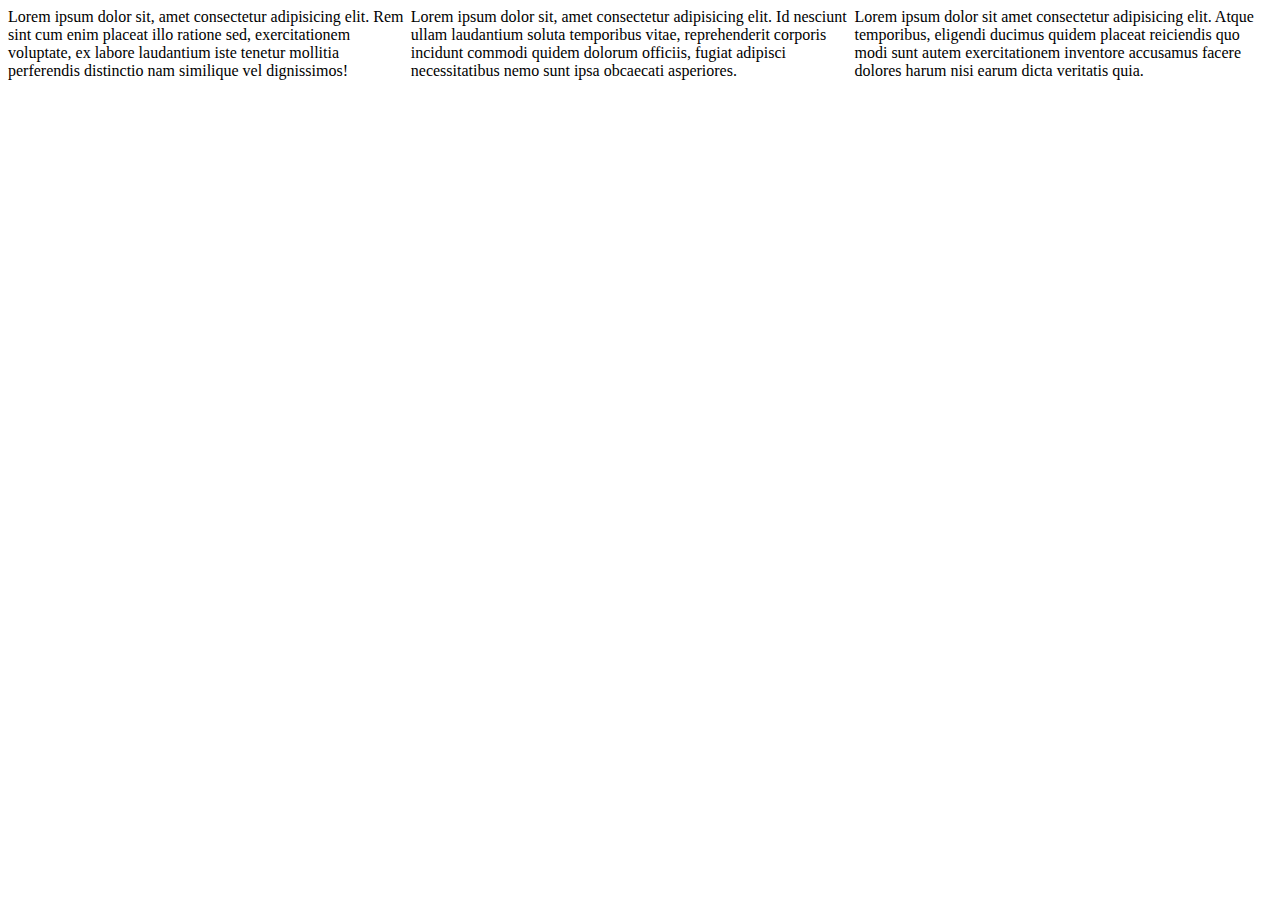
<file: Section1/index.html>
<!DOCTYPE html>
<html lang="en">

<head>
    <meta charset="UTF-8">
    <meta name="viewport" content="width=device-width, initial-scale=1.0">
    <title>Document</title>
    <link rel="stylesheet" href="style.css">
</head>


<body>

    <!-- <h1>this is heading 1</h1>
    <a href="#" target="_blank">click me</a>
    <p>Lorem ipsum dolor sit amet consectetur adipisicing elit. Et voluptatibus quas nemo maxime voluptate facere magnam dicta dolorem rem similique nulla praesentium quo ut dolores, inventore fuga consequuntur. Earum, non.</p> -->

    <!-- <div class="parent">
        <div class="first-child">
            <div class="second-child">
                Lorem ipsum dolor sit amet consectetur adipisicing elit. Eveniet omnis doloribus commodi, facilis error perferendis fugit aut numquam corporis eaque, excepturi iusto quod a neque voluptates, dolor molestias rerum amet?
            </div>
        </div>
    </div> -->

    <div class="parent">

        <div class="child1">Lorem ipsum dolor sit, amet consectetur adipisicing elit. Rem sint cum enim placeat illo ratione sed, exercitationem voluptate, ex labore laudantium iste tenetur mollitia perferendis distinctio nam similique vel dignissimos!</div>
        <div class="child2">Lorem ipsum dolor sit, amet consectetur adipisicing elit. Id nesciunt ullam laudantium soluta temporibus vitae, reprehenderit corporis incidunt commodi quidem dolorum officiis, fugiat adipisci necessitatibus nemo sunt ipsa obcaecati asperiores.</div>
        <div class="child3">Lorem ipsum dolor sit amet consectetur adipisicing elit. Atque temporibus, eligendi ducimus quidem placeat reiciendis quo modi sunt autem exercitationem inventore accusamus facere dolores harum nisi earum dicta veritatis quia.</div>


    </div>



</body>
<script src="./index.js"></script>

</html>
</file>
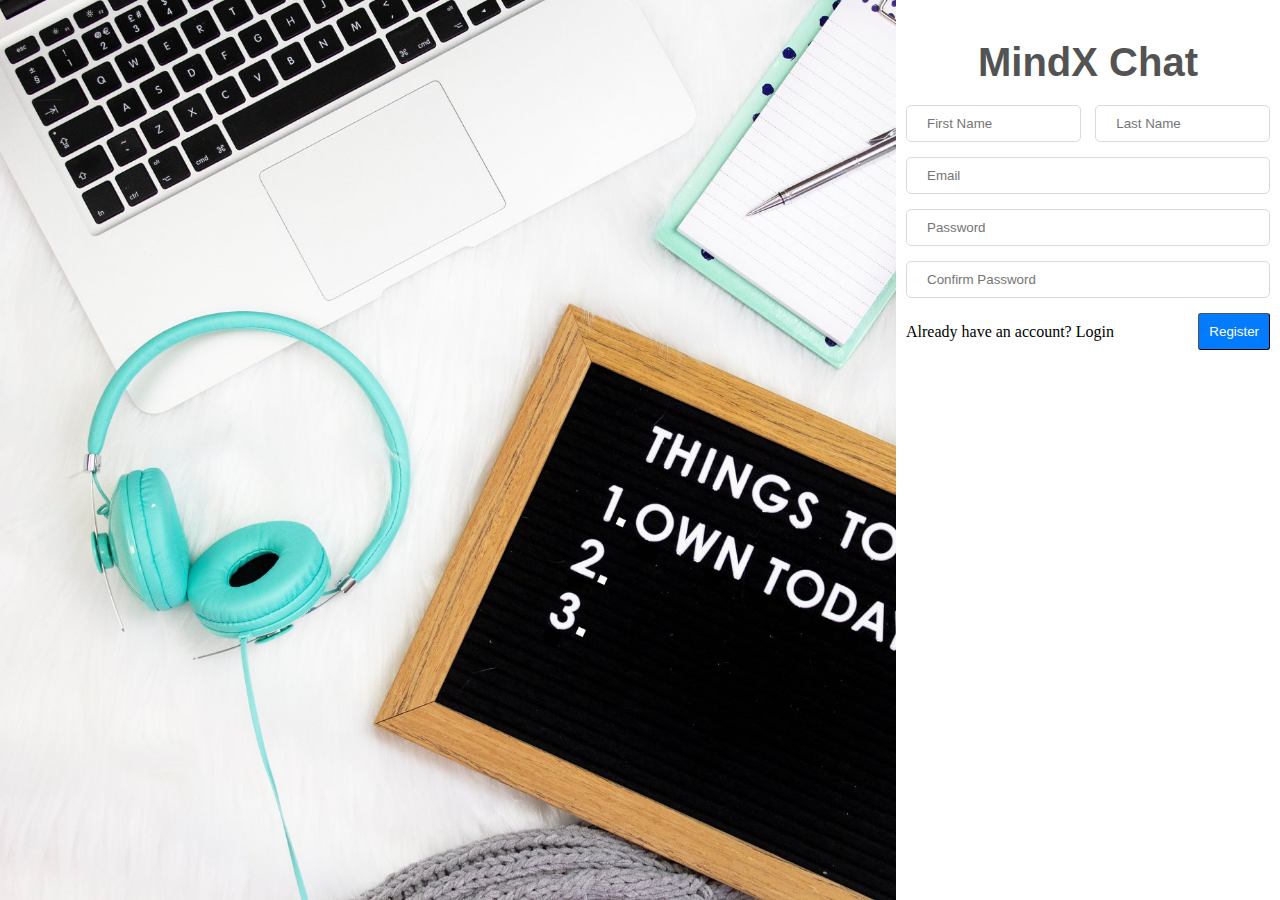
<file: Chat-App/temp.html>
<!DOCTYPE html>
<html lang="en">

<head>
    <meta charset="UTF-8">
    <meta name="viewport" content="width=device-width, initial-scale=1.0">
    <title>Document</title>
    <link rel="stylesheet" href="CSS/style.css">
    <link rel="stylesheet" href="CSS/register.css">
    <link rel="stylesheet" href="CSS/login.css">
    <link rel="stylesheet" href="CSS/chat.css">
    <link rel="stylesheet" href="https://use.fontawesome.com/releases/v5.6.3/css/all.css">

</head>

<body>
    <div class="register-container">
        <form id="register-form">
            <div class="register-header">MindX Chat</div>
            <div class="name-wrapper">
                <div class="input-wrapper">
                    <input type="text" placeholder="First Name" name="firstName">
                    <div class="error" id="first-name-error"></div>
                </div>
                <div class="input-wrapper">
                    <input type="text" placeholder="Last Name" name="lastName">
                    <div class="error" id="last-name-error"></div>
                </div>
            </div>

            <div class="input-wrapper">
                <input type="email" placeholder="Email" name="email">
                <div class="error" id="email-error"></div>
            </div>
            <div class="input-wrapper">
                <input type="password" placeholder="Password" name="password">
                <div class="error" id="password-error"></div>
            </div>
            <div class="input-wrapper">
                <input type="password" placeholder="Confirm Password" name="confirmPassword">
                <div class="error" id="confirm-password-error"></div>
            </div>
            <div class="form-action">
                <div>Already have an account? <span id="redirect-login" class="cursor-pointer">Login</span></div>
                <button class="btn cursor-pointer" type="submit">Register</button>
            </div>
        </form>
    </div>
</body>

</html>
</file>
<file: Section1/style.css>
*body {
    font-style: italic;
}

.parent {
    display: flex;
    justify-content: space-around;
}
</file>
<file: Chat-App/CSS/style.css>
* {
    margin: 0;
    padding: 0;
    box-sizing: border-box;
}

.input-wrapper input {
    padding: 10px 20px;
    border: 1px solid #dbdbdb;
    border-radius: 5px;
    width: 100%;
    outline: none;
}

.input-wrapper {
    margin-bottom: 15px;
}

.btn {
    padding: 10px;
    background: #037BFE;
    color: #fff;
    border-radius: 3px;
    border-width: 1px;
}

.cursor-pointer {
    cursor: pointer;
}

.error {
    color: red;
}

.btn-bg-light {
    background: transparent;
    color: #333;
}

.mt-1 {
    margin-top: 1rem !important;
}
</file>
<file: Chat-App/CSS/register.css>
.register-container {
    height: 100vh;
    background-image: url(../IMG/117772092_2925610190993967_7322240748640119353_o.jpg);
    background-size: cover;
    display: flex;
    justify-content: flex-end;
}

.register-container #register-form {
    height: 100vh;
    background-color: #fff;
    width: 30%;
    padding: 40px 10px;
}

.register-container .register-header {
    font-size: 40px;
    color: #535353;
    text-align: center;
    font-weight: 600;
    font-family: sans-serif;
    margin-bottom: 20px;
}

.name-wrapper,
.form-action {
    display: flex;
    justify-content: space-between;
}

.form-action {
    align-items: center;
}

.name-wrapper .input-wrapper {
    width: 48%;
}

@media screen and (max-width:768px) {
    .register-container #register-form {
        width: 100%;
    }
}
</file>
<file: Chat-App/CSS/login.css>
.login-container {
    height: 100vh;
    background-image: url(../IMG/117445513_2925610227660630_2601144072236250834_o.jpg);
    background-size: cover;
    display: flex;
    justify-content: flex-end;
}

.login-container #login-form {
    height: 100vh;
    background-color: #fff;
    width: 30%;
    padding: 40px 10px;
}

.login-container .login-header {
    font-size: 40px;
    color: #535353;
    text-align: center;
    font-weight: 600;
    font-family: sans-serif;
    margin-bottom: 20px;
}

.name-wrapper,
.form-action {
    display: flex;
    justify-content: space-between;
}

.form-action {
    align-items: center;
}

@media screen and (max-width:768px) {
    .login-container #login-form {
        width: 100%;
    }
}
</file>
<file: Chat-App/CSS/chat.css>
.header {
    background-color: #007cfd;
    text-align: center;
    height: 64px;
    font-size: 30px;
    line-height: 64px;
    color: #fff;
}

.chat-container .conversation-title {
    text-align: center;
    height: 64px;
    font-size: 24px;
    line-height: 64px;
    border-bottom: 1px solid #dbdbdb;
}

.chat-container {
    height: 100vh;
}

.chat-container .main {
    height: calc(100vh - 64px);
    display: flex;
}

.chat-container .conversation-detail {
    height: 100%;
    display: flex;
    flex-direction: column;
    width: 70%;
}

.chat-container .list-messages {
    flex-grow: 1;
}

.chat-container #send-message-form {
    position: relative;
}

#send-message-form button {
    position: absolute;
    right: 0;
    top: 25px;
    border: none;
    background: transparent;
    color: #007cfd;
    font-size: 1.5rem;
    padding-right: 25px;
}

#send-message-form .input-wrapper {
    margin: 0;
}

#send-message-form .input-wrapper input {
    padding: 22px 20px;
    border-left: none;
}

.list-messages .message .content {
    width: max-content;
    padding: 4px 8px;
    border-radius: 4px;
    max-width: 45%;
    word-break: break-all;
}

.list-messages .message.mine .content {
    background-color: #007cfd;
    color: #dbdbdb;
    margin-bottom: 10px;
}

.list-messages .message.their .content {
    background-color: #dbdbdb;
}

.list-messages .message.mine {
    display: flex;
    justify-content: flex-end;
}

.list-messages {
    padding: 10px;
    overflow-y: auto;
}

.chat-container .aside-left {
    width: 15%;
    height: 100%;
    border-right: 1px solid #dbdbdb;
}

.chat-container .aside-left .create-conversations {
    display: flex;
    height: 64px;
    justify-content: center;
    align-items: center;
    border-bottom: 1px solid #dbdbdb;
}

.chat-container .aside-left .list-conversations .conversation {
    padding: 10px;
}

.chat-container .aside-left .list-conversations .conversation.current {
    background: #dbdbdb;
}

.chat-container .aside-right {
    border-left: 1px solid #dbdbdb;
    width: 15%;
    padding: 10px;
}


/* doan nay neu noi dung qua dai se bi an va hien thi ... */

.chat-container .aside-right .user-email {
    overflow: hidden;
    text-overflow: ellipsis;
}

@media screen and (max-width: 768px) {
    .aside-right {
        display: none;
    }
    .chat-container .conversation-detail {
        width: 85%;
    }
    .chat-container .number-of-user {
        display: none;
    }
    .chat-container .aside-left .list-conversations .conversation {
        height: 64px;
        width: 64px;
        border-radius: 50px;
        padding: 0;
        border: 1px solid #dbdbdb;
        text-align: center;
        line-height: 64px;
        margin: auto;
        margin-bottom: 10px;
    }
    .chat-container .aside-left .list-conversations .conversation:first-child {
        margin-top: 10px;
    }
}

@media screen and (max-width: 576px) {
    .chat-container .aside-left .list-conversations .conversation {
        height: 40px;
        width: 40px;
        line-height: 40px;
    }
}
</file>
